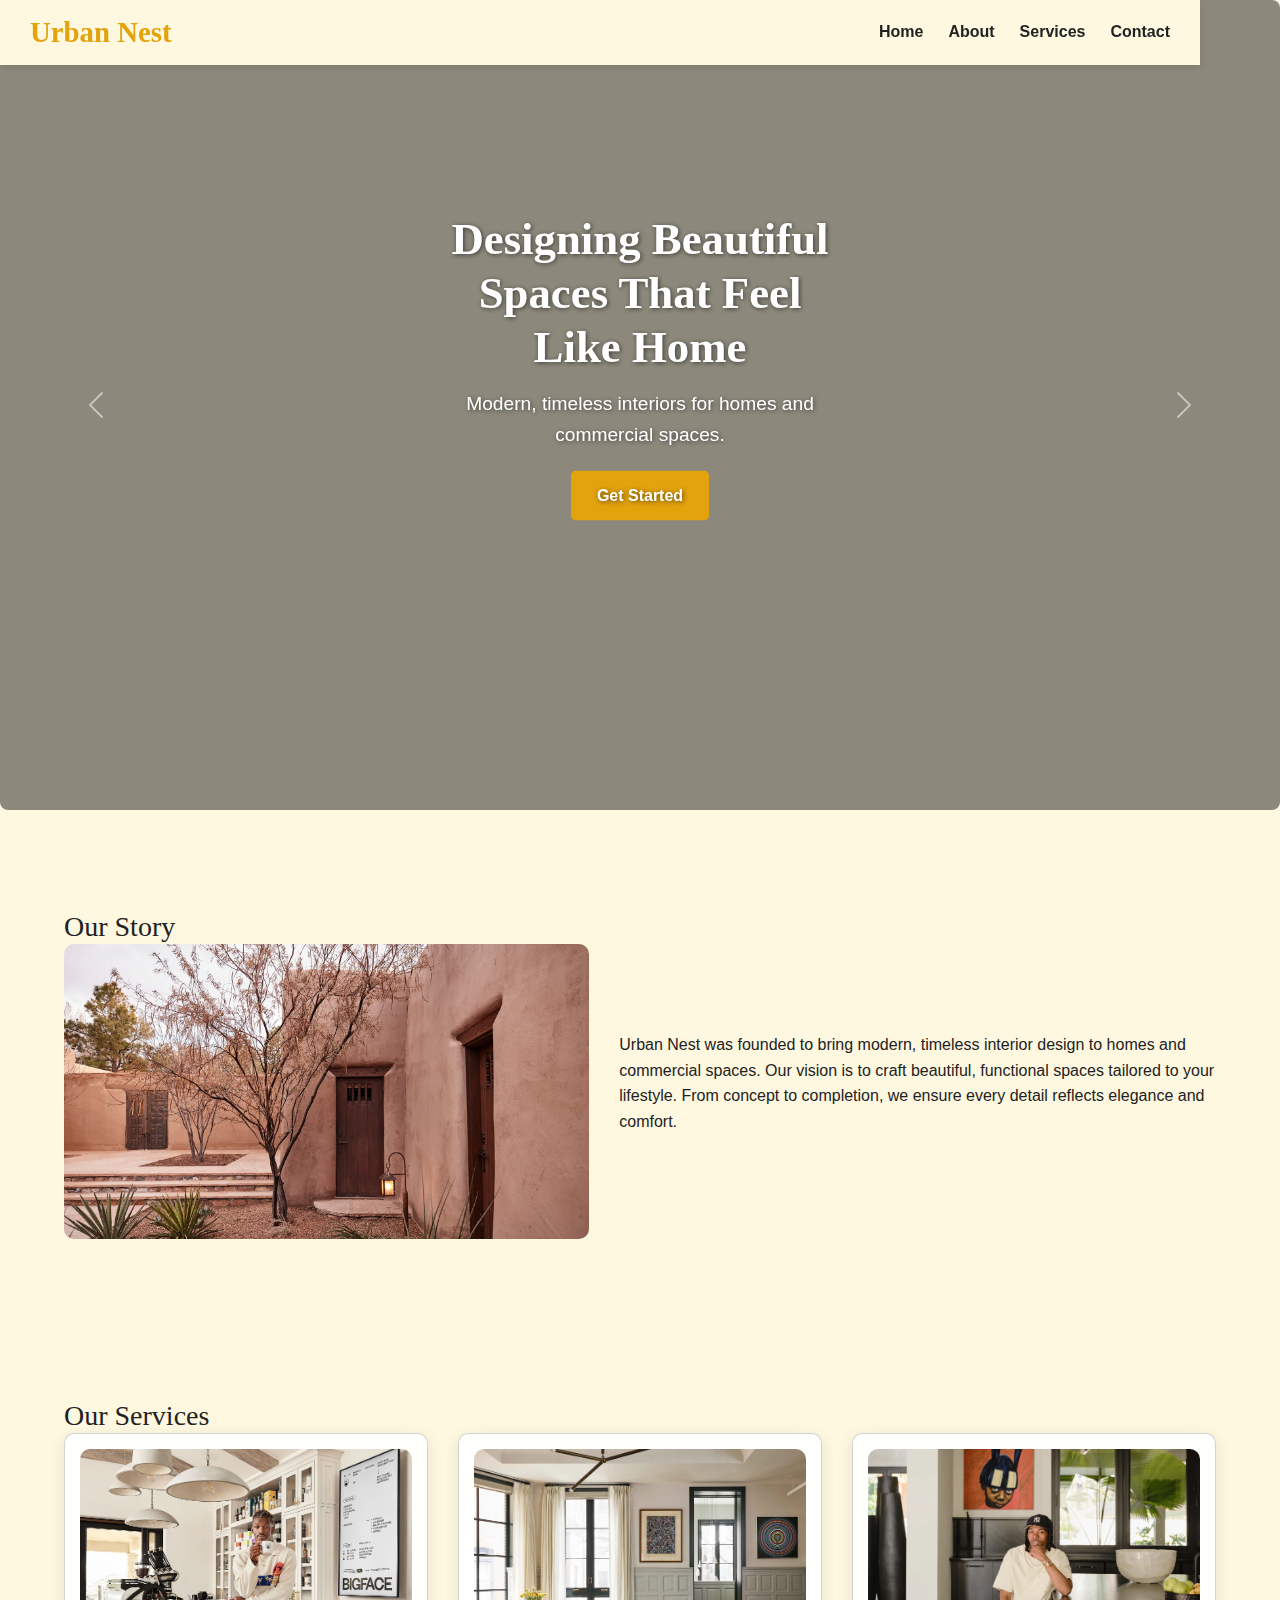
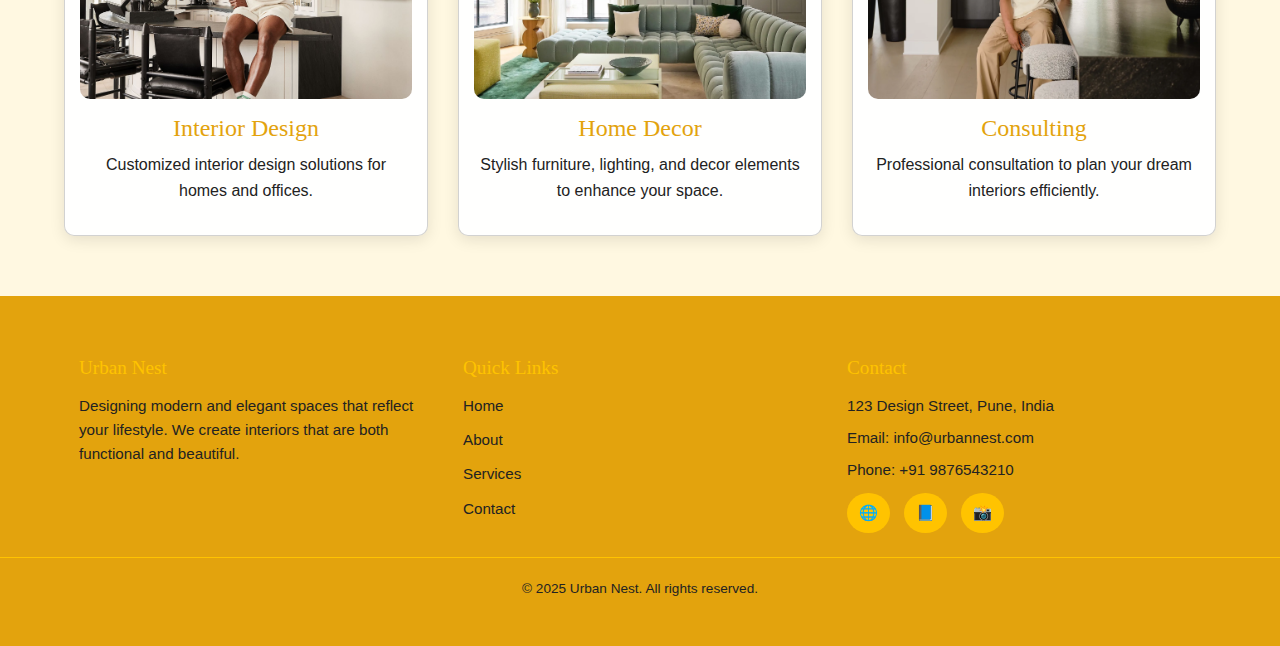
<file: index.html>
<!DOCTYPE html>
<html lang="en">
<head>
  <meta charset="UTF-8">
  <meta name="viewport" content="width=device-width, initial-scale=1.0">
  <title>Urban Nest - Interior Design</title>

  <!-- Bootstrap CSS -->
  <link href="https://cdn.jsdelivr.net/npm/bootstrap@5.3.2/dist/css/bootstrap.min.css" rel="stylesheet">
  <!-- Custom CSS -->
  <link rel="stylesheet" href="assets/css/style.css">
</head>
<body>

<!-- Navbar -->
<nav class="nav container">
  <div class="brand">
    <h1>Urban Nest</h1>
  </div>
  <input type="checkbox" id="nav-toggle" class="nav-toggle">
  <label for="nav-toggle" class="nav-toggle-label">
    <span></span>
  </label>
  <div class="nav-links">
    <a href="index.html">Home</a>
    <a href="about.html">About</a>
    <a href="services.html">Services</a>
    <a href="contact.html">Contact</a>
  </div>
</nav>

<!-- Hero Carousel -->
<div id="heroCarousel" class="carousel slide carousel-fade" data-bs-ride="carousel" data-bs-interval="2000">
  <div class="carousel-inner">

    <div class="carousel-item active">
      <div class="carousel-img" style="background-image: url('https://images.unsplash.com/photo-1600585154340-be6161a56a0c?auto=format&fit=crop&w=1400&q=80');">
        <div class="carousel-caption d-md-block">
          <h2>Designing Beautiful Spaces That Feel Like Home</h2>
          <p>Modern, timeless interiors for homes and commercial spaces. </p>
          <a href="services.html" class="cta btn">Get Started</a>
        </div>
      </div>
    </div>

    <div class="carousel-item">
      <div class="carousel-img" style="background-image: url('https://images.unsplash.com/photo-1570129477492-45c003edd2be?auto=format&fit=crop&w=1400&q=80');">
        <div class="carousel-caption d-md-block">
          <h2>Transform Your Space with Urban Nest</h2>
          <p>From home makeovers to commercial interiors, we bring your vision to life.</p>
          <a href="services.html" class="cta btn">Explore Services</a>
        </div>
      </div>
    </div>

    <div class="carousel-item">
      <div class="carousel-img" style="background-image: url('https://images.unsplash.com/photo-1598300055178-fc67e6e91df4?auto=format&fit=crop&w=1400&q=80');">
        <div class="carousel-caption d-md-block">
          <h2>Elegant & Functional Interiors</h2>
          <p>We design spaces that are both beautiful and practical for everyday living.</p>
          <a href="services.html" class="cta btn">Start Your Project</a>
        </div>
      </div>
    </div>

  </div>

  <!-- Carousel Controls -->
  <button class="carousel-control-prev" type="button" data-bs-target="#heroCarousel" data-bs-slide="prev">
    <span class="carousel-control-prev-icon" aria-hidden="true"></span>
    <span class="visually-hidden">Previous</span>
  </button>
  <button class="carousel-control-next" type="button" data-bs-target="#heroCarousel" data-bs-slide="next">
    <span class="carousel-control-next-icon" aria-hidden="true"></span>
    <span class="visually-hidden">Next</span>
  </button>
</div>

<!-- About Section -->
<section class="section container about-section">
  <h3>Our Story</h3>
  <div class="grid2">
    <div>
      <img src="./assets/images/o-story.webp" alt="Our Story">
    </div>
    <div>
      <p>
        Urban Nest was founded to bring modern, timeless interior design to homes and commercial spaces. 
        Our vision is to craft beautiful, functional spaces tailored to your lifestyle. From concept to 
        completion, we ensure every detail reflects elegance and comfort.
      </p>
    </div>
  </div>
</section>

<!-- Services Section -->
<section class="section container">
  <h3>Our Services</h3>
  <div class="grid3">
    <div class="card">
      <img src="./assets/images/i-decor.webp" alt="Interior Design">
      <h4>Interior Design</h4>
      <p>Customized interior design solutions for homes and offices.</p>
    </div>
    <div class="card">
      <img src="./assets/images/h-decor.webp" alt="Home Decor">
      <h4>Home Decor</h4>
      <p>Stylish furniture, lighting, and decor elements to enhance your space.</p>
    </div>
    <div class="card">
      <img src="./assets/images/consulting.webp" alt="Consulting">
      <h4>Consulting</h4>
      <p>Professional consultation to plan your dream interiors efficiently.</p>
    </div>
  </div>
</section>

<!-- Footer -->
<footer class="footer">
  <div class="container footer-container">
    <div class="footer-about">
      <h4>Urban Nest</h4>
      <p>Designing modern and elegant spaces that reflect your lifestyle. We create interiors that are both functional and beautiful.</p>
    </div>
    <div class="footer-links">
      <h4>Quick Links</h4>
      <ul>
        <li><a href="index.html">Home</a></li>
        <li><a href="about.html">About</a></li>
        <li><a href="services.html">Services</a></li>
        <li><a href="contact.html">Contact</a></li>
      </ul>
    </div>
    <div class="footer-contact">
      <h4>Contact</h4>
      <p>123 Design Street, Pune, India</p>
      <p>Email: info@urbannest.com</p>
      <p>Phone: +91 9876543210</p>
      <div class="social-icons">
        <a href="#" target="_blank">🌐</a>
        <a href="#" target="_blank">📘</a>
        <a href="#" target="_blank">📸</a>
      </div>
    </div>
  </div>
  <div class="footer-bottom">
    <p>© 2025 Urban Nest. All rights reserved.</p>
  </div>
</footer>

<!-- Bootstrap JS -->
<script src="https://cdn.jsdelivr.net/npm/bootstrap@5.3.2/dist/js/bootstrap.bundle.min.js"></script>
</body>
</html>
</file>
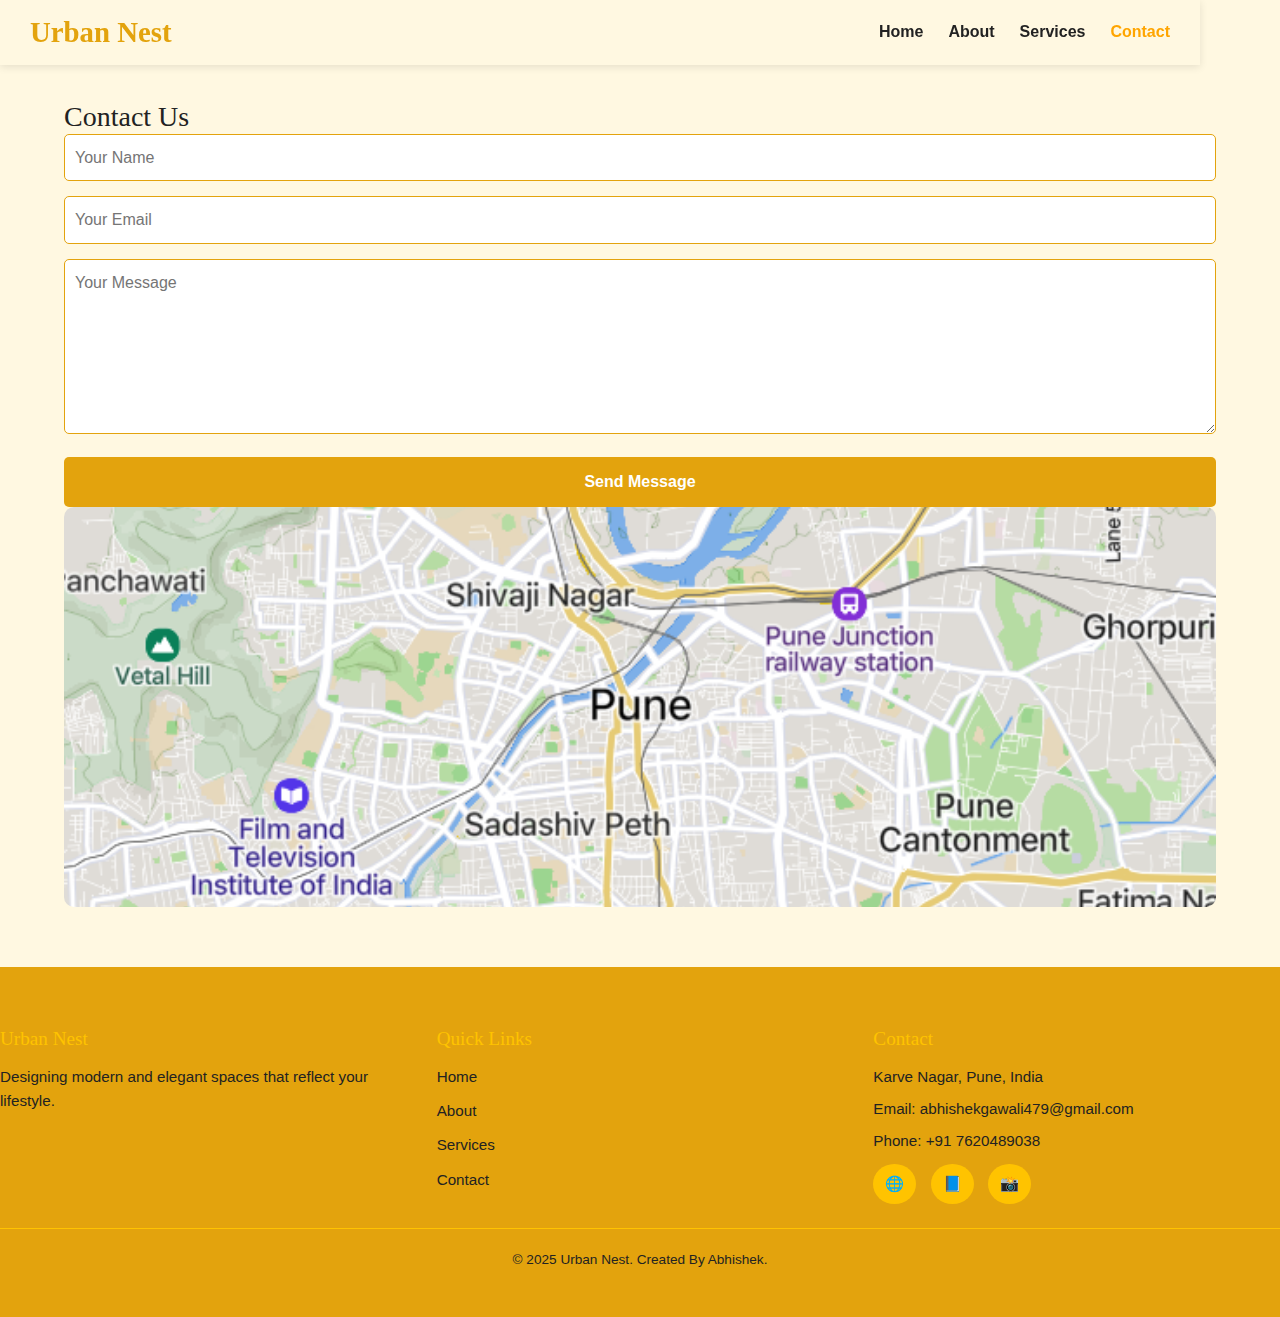
<file: contact.html>
<!DOCTYPE html>
<html lang="en">
<head>
  <meta charset="UTF-8">
  <meta name="viewport" content="width=device-width, initial-scale=1.0">
  <title>Contact - Urban Nest</title>
  <link href="https://cdn.jsdelivr.net/npm/bootstrap@5.3.2/dist/css/bootstrap.min.css" rel="stylesheet">
  <link rel="stylesheet" href="assets/css/style.css">
</head>
<body>

<!-- Navbar -->
<nav class="nav container">
  <div class="brand">
    <h1>Urban Nest</h1>
  </div>
  <input type="checkbox" id="nav-toggle" class="nav-toggle">
  <label for="nav-toggle" class="nav-toggle-label"><span></span></label>
  <div class="nav-links">
    <a href="index.html">Home</a>
    <a href="about.html">About</a>
    <a href="services.html">Services</a>
    <a href="contact.html" class="active">Contact</a>
  </div>
</nav>

<!-- Contact Section -->
<section class="section container contact-section">
  <h3>Contact Us</h3>
  <div class="grid2">
    <!-- Contact Form -->
    <div class="contact-form">
      <input type="text" placeholder="Your Name">
      <input type="email" placeholder="Your Email">
      <textarea rows="6" placeholder="Your Message"></textarea>
      <button class="cta">Send Message</button>
    </div>

    <!-- Map Image -->
    <div>
      <img src="assets/images/map.png" 
       alt="Map Location" 
       style="width:100%; max-height:400px; object-fit:cover; border-radius:10px;">

    </div>
  </div>
</section>

<!-- Footer -->
<footer class="footer">
  <div class="footer-container">
    <div class="footer-about">
      <h4>Urban Nest</h4>
      <p>Designing modern and elegant spaces that reflect your lifestyle.</p>
    </div>
    <div class="footer-links">
      <h4>Quick Links</h4>
      <ul>
        <li><a href="index.html">Home</a></li>
        <li><a href="about.html">About</a></li>
        <li><a href="services.html">Services</a></li>
        <li><a href="contact.html">Contact</a></li>
      </ul>
    </div>
    <div class="footer-contact">
      <h4>Contact</h4>
      <p>Karve Nagar, Pune, India</p>
      <p>Email: abhishekgawali479@gmail.com</p>
      <p>Phone: +91 7620489038</p>
      <div class="social-icons">
        <a href="#" target="_blank">🌐</a>
        <a href="#" target="_blank">📘</a>
        <a href="#" target="_blank">📸</a>
      </div>
    </div>
  </div>
  <div class="footer-bottom">
    <p>© 2025 Urban Nest. Created By Abhishek.</p>
  </div>
</footer>

<script src="https://cdn.jsdelivr.net/npm/bootstrap@5.3.2/dist/js/bootstrap.bundle.min.js"></script>
</body>
</html>
</file>
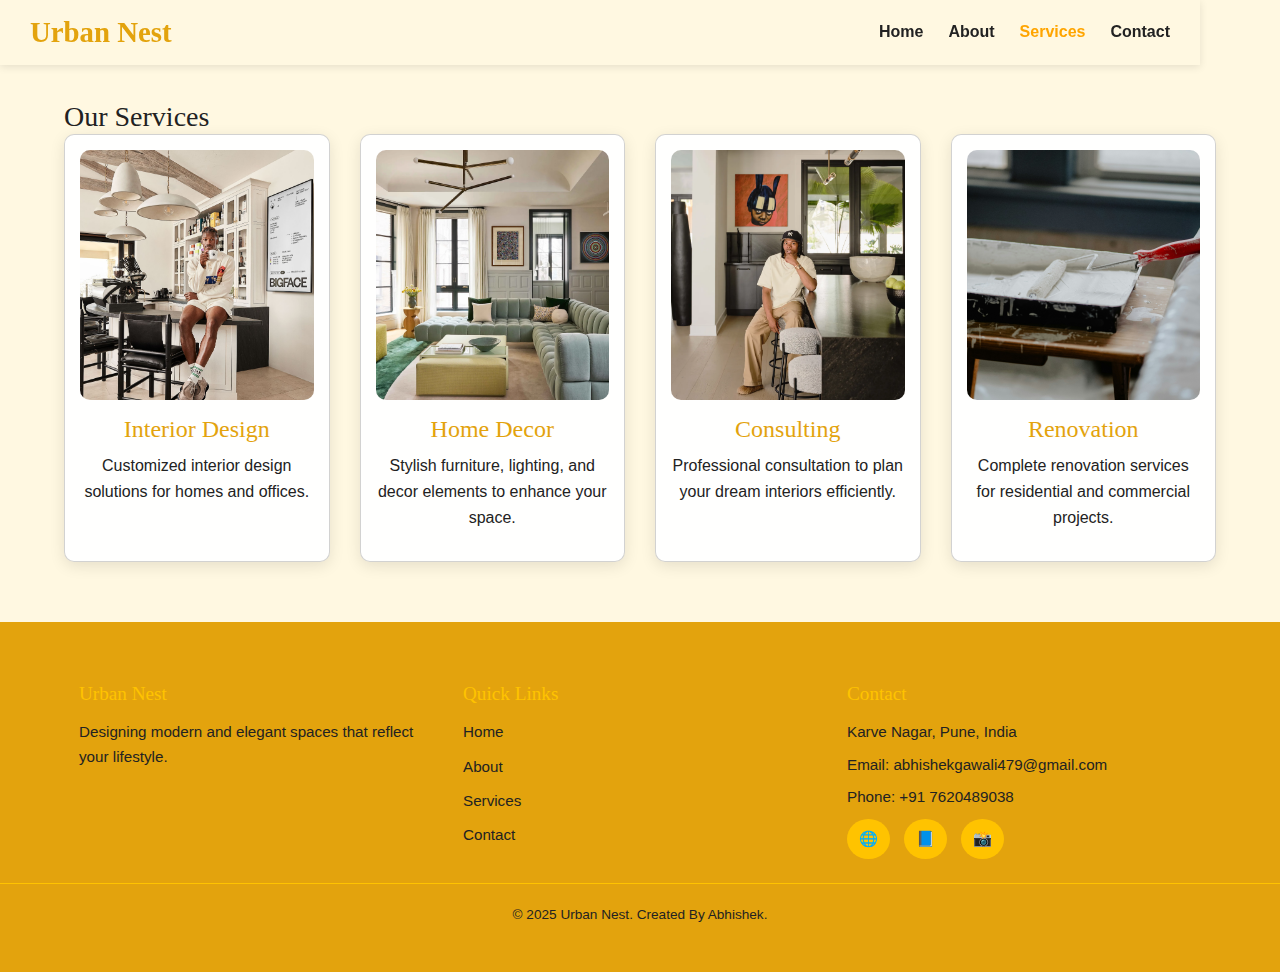
<file: services.html>
<!DOCTYPE html>
<html lang="en">
<head>
  <meta charset="UTF-8">
  <meta name="viewport" content="width=device-width, initial-scale=1.0">
  <title>Services - Urban Nest</title>
  <link href="https://cdn.jsdelivr.net/npm/bootstrap@5.3.2/dist/css/bootstrap.min.css" rel="stylesheet">
  <link rel="stylesheet" href="assets/css/style.css">
</head>
<body>

<!-- Navbar -->
<nav class="nav container">
  <div class="brand">
    <h1>Urban Nest</h1>
  </div>
  <input type="checkbox" id="nav-toggle" class="nav-toggle">
  <label for="nav-toggle" class="nav-toggle-label"><span></span></label>
  <div class="nav-links">
    <a href="index.html">Home</a>
    <a href="about.html">About</a>
    <a href="services.html" class="active">Services</a>
    <a href="contact.html">Contact</a>
  </div>
</nav>

<!-- Services Section -->
<section class="section container">
  <h3>Our Services</h3>
  <div class="grid3">
    <div class="card">
      <img src="./assets/images/i-decor.webp" alt="Interior Design">
      <h4>Interior Design</h4>
      <p>Customized interior design solutions for homes and offices.</p>
    </div>
    <div class="card">
      <img src="./assets/images/h-decor.webp" alt="Home Decor">
      <h4>Home Decor</h4>
      <p>Stylish furniture, lighting, and decor elements to enhance your space.</p>
    </div>
    <div class="card">
      <img src="./assets/images/consulting.webp" alt="Consulting">
      <h4>Consulting</h4>
      <p>Professional consultation to plan your dream interiors efficiently.</p>
    </div>
    <div class="card">
      <img src="./assets/images/renovation.jpg" alt="Renovation">
      <h4>Renovation</h4>
      <p>Complete renovation services for residential and commercial projects.</p>
    </div>
  </div>
</section>

<!-- Footer -->
<footer class="footer">
  <div class="container footer-container">
    <div class="footer-about">
      <h4>Urban Nest</h4>
      <p>Designing modern and elegant spaces that reflect your lifestyle.</p>
    </div>
    <div class="footer-links">
      <h4>Quick Links</h4>
      <ul>
        <li><a href="index.html">Home</a></li>
        <li><a href="about.html">About</a></li>
        <li><a href="services.html">Services</a></li>
        <li><a href="contact.html">Contact</a></li>
      </ul>
    </div>
    <div class="footer-contact">
      <h4>Contact</h4>
      <p>Karve Nagar, Pune, India</p>
      <p>Email: abhishekgawali479@gmail.com</p>
      <p>Phone: +91 7620489038</p>
      <div class="social-icons">
        <a href="#" target="_blank">🌐</a>
        <a href="#" target="_blank">📘</a>
        <a href="#" target="_blank">📸</a>
      </div>
    </div>
  </div>
  <div class="footer-bottom">
    <p>© 2025 Urban Nest. Created By Abhishek.</p>
  </div>
</footer>

<script src="https://cdn.jsdelivr.net/npm/bootstrap@5.3.2/dist/js/bootstrap.bundle.min.js"></script>
</body>
</html>
</file>
<file: assets/css/style.css>
body {
  margin: 0;
  font-family: 'Inter', sans-serif;
  background: #fff8e1;
  color: #222;
  line-height: 1.6;
}

h1, h2, h3, h4 {
  font-family: 'Playfair Display', serif;
  margin: 0;
}

a {
  text-decoration: none;
}

.container {
  width: 90%;
  max-width: 1200px;
  margin: auto;
  padding: 0 15px;
}

/* ============================= */
/* Navbar */
.nav {
  display: flex;
  justify-content: space-between;
  align-items: center;
  position: fixed;
  top: 0;
  left: 0;
  width: 100%;
  padding: 15px 30px;
  background: #fff8e1;
  box-shadow: 0 2px 8px rgba(0,0,0,0.1);
  z-index: 999;
}

.nav .brand h1 {
  color: #e3a30d;
  font-weight: 700;
  font-size: 1.8rem;
}

.nav-links {
  display: flex;
  gap: 25px;
  align-items: center;
}

.nav-links a {
  color: #222;
  font-weight: 600;
  transition: color 0.3s;
}

.nav-links a:hover,
.nav-links a.active {
  color: orange;
}

/* Hamburger Toggle */
.nav-toggle {
  display: none;
}

.nav-toggle-label {
  display: none;
  position: relative;
  height: 25px;
  width: 35px;
  cursor: pointer;
}

.nav-toggle-label span,
.nav-toggle-label span::before,
.nav-toggle-label span::after {
  display: block;
  background: #e3a30d;
  height: 4px;
  width: 100%;
  border-radius: 2px;
  position: absolute;
  left: 0;
  transition: all 0.3s ease;
}

.nav-toggle-label span {
  top: 50%;
  transform: translateY(-50%);
}

.nav-toggle-label span::before {
  content: '';
  top: -10px;
}

.nav-toggle-label span::after {
  content: '';
  top: 10px;
}

.nav-toggle:checked + .nav-toggle-label span {
  background: transparent;
}

.nav-toggle:checked + .nav-toggle-label span::before {
  transform: rotate(45deg) translate(5px, 5px);
}

.nav-toggle:checked + .nav-toggle-label span::after {
  transform: rotate(-45deg) translate(6px, -6px);
}

/* ============================= */
/* Carousel Hero Section */
.carousel-img {
  position: relative;
  height: 90vh;
  background-size: cover;
  background-position: center;
  display: flex;
  align-items: center;
  overflow: hidden;
  border-radius: 8px;
}

.carousel-img::before {
  content: "";
  position: absolute;
  top: 0;
  left: 0;
  width: 100%;
  height: 100%;
  background: rgba(0,0,0,0.45);
  z-index: 1;
}

.carousel-caption {
  position: absolute;
  top: 50%;
  left: 50%;
  transform: translate(-50%, -50%);
  text-align: center;
  padding: 0 15px;
  color: #fff;
  z-index: 2;
  text-shadow: 1px 1px 5px rgba(0,0,0,0.6);
}

.carousel-caption h2 {
  font-size: 2.8rem;
  font-weight: 700;
  margin-bottom: 15px;
}

.carousel-caption p {
  font-size: 1.2rem;
  max-width: 700px;
  margin: 0 auto 20px;
}

.carousel-caption .cta {
  padding: 12px 25px;
  background: #e3a30d;
  color: #fff;
  font-weight: 600;
  border-radius: 5px;
  text-decoration: none;
  transition: background 0.3s ease, transform 0.3s ease;
}

.carousel-caption .cta:hover {
  background: #c79c00;
  transform: translateY(-2px);
}

/* ============================= */
/* Sections */
.section {
  padding: 100px 0 60px;
}

/* About Section */
.about-section .grid2 {
  display: flex;
  gap: 30px;
  align-items: center;
}

.about-section img {
  width: 100%;
  height: auto;
  border-radius: 10px;
  object-fit: cover;
  transition: transform 0.3s ease, box-shadow 0.3s ease;
}

.about-section img:hover {
  transform: scale(1.05);
  box-shadow: 0 8px 25px rgba(0,0,0,0.2);
}

/* Services Section */
.grid3 {
  display: flex;
  gap: 30px;
  flex-wrap: wrap;
}

.card {
  background: rgba(255,255,255,0.95);
  border-radius: 10px;
  box-shadow: 0 4px 15px rgba(0,0,0,0.1);
  padding: 15px;
  text-align: center;
  flex: 1;
  min-width: 250px;
  position: relative;
  overflow: hidden;
  transition: transform 0.3s ease, box-shadow 0.3s ease;
}

.card img {
  width: 100%;
  height: 250px;
  object-fit: cover;
  border-radius: 10px;
  transition: transform 0.3s ease;
}

.card:hover img {
  transform: scale(1.05);
}

.card:hover {
  transform: translateY(-8px);
  box-shadow: 0 8px 25px rgba(0,0,0,0.2);
}

.card::after {
  content: '';
  position: absolute;
  top:0;
  left:0;
  width:100%;
  height:100%;
  background: rgba(227, 163, 13, 0.15);
  opacity: 0;
  transition: opacity 0.3s ease;
  border-radius: 10px;
}

.card:hover::after {
  opacity: 1;
}

.card h4 {
  color: #e3a30d;
  margin: 15px 0 10px;
}

.card p {
  color: #222;
}

/* ============================= */
/* Contact Section */
.contact-form input,
.contact-form textarea {
  width: 100%;
  padding: 10px;
  margin-bottom: 15px;
  border: 1px solid #e3a30d;
  border-radius: 5px;
}

.contact-form button.cta {
  width: 100%;
  padding: 12px;
  background: #e3a30d;
  color: #fff;
  font-weight: 600;
  border-radius: 5px;
  border: none;
  cursor: pointer;
  transition: background 0.3s ease, transform 0.3s ease;
}

.contact-form button.cta:hover {
  background: #c79c00;
  transform: translateY(-2px);
}

/* Map Image */
.map-image {
  width: 100%;
  max-width: 100%;
  height: 400px;
  object-fit: cover;
  border-radius: 10px;
  margin-top: 20px;
  box-shadow: 0 4px 15px rgba(0,0,0,0.1);
}

/* ============================= */
/* Footer */
.footer {
  background: #e3a30d;
  color: #222;
  padding: 60px 0 30px;
  font-size: 0.95rem;
}

.footer-container {
  display: flex;
  justify-content: space-between;
  flex-wrap: wrap;
  gap: 30px;
}

.footer h4 {
  color: #ffc300;
  margin-bottom: 15px;
  font-size: 1.2rem;
}

.footer a {
  color: #222;
  transition: color 0.3s;
}

.footer a:hover {
  color: #ffb84d;
}

.footer-about, .footer-links, .footer-contact {
  flex:1;
  min-width:220px;
}

.footer-links ul {
  list-style: none;
  padding:0;
}

.footer-links li {
  margin-bottom:10px;
}

.footer-contact p {
  margin-bottom:8px;
}

.social-icons {
  margin-top:10px;
}

.social-icons a {
  display: inline-block;
  margin-right:10px;
  background:#ffc300;
  padding:8px 12px;
  border-radius:50%;
  color:#222;
  transition: all 0.3s ease;
}

.social-icons a:hover {
  background:#ffb84d;
  color:#fff;
  transform: scale(1.2);
}

.footer-bottom {
  text-align:center;
  padding-top:20px;
  font-size:0.85rem;
  border-top:1px solid #ffc300;
  margin-top:20px;
}

/* ============================= */
/* Responsive */
@media (max-width:768px) {
  .nav-links {
    display:none;
    flex-direction:column;
    width:100%;
    background:#ffc300;
    position:absolute;
    top:60px;
    left:0;
    padding:10px 0;
  }

  .nav-links a {
    margin:0;
    padding:12px;
    text-align:center;
    display:block;
    color:#222;
  }

  .nav-links a:hover {
    background:#e3a30d;
    color:#fff;
  }

  .nav-toggle:checked + .nav-toggle-label + .nav-links {
    display:flex;
  }

  .nav-toggle-label {
    display:block;
  }

  .grid2, .grid3 {
    flex-direction: column;
  }

  .carousel-caption h2 {
    font-size:2rem;
  }

  .carousel-caption p {
    font-size:1rem;
  }

  .card img {
    height: 200px;
  }
}
</file>
